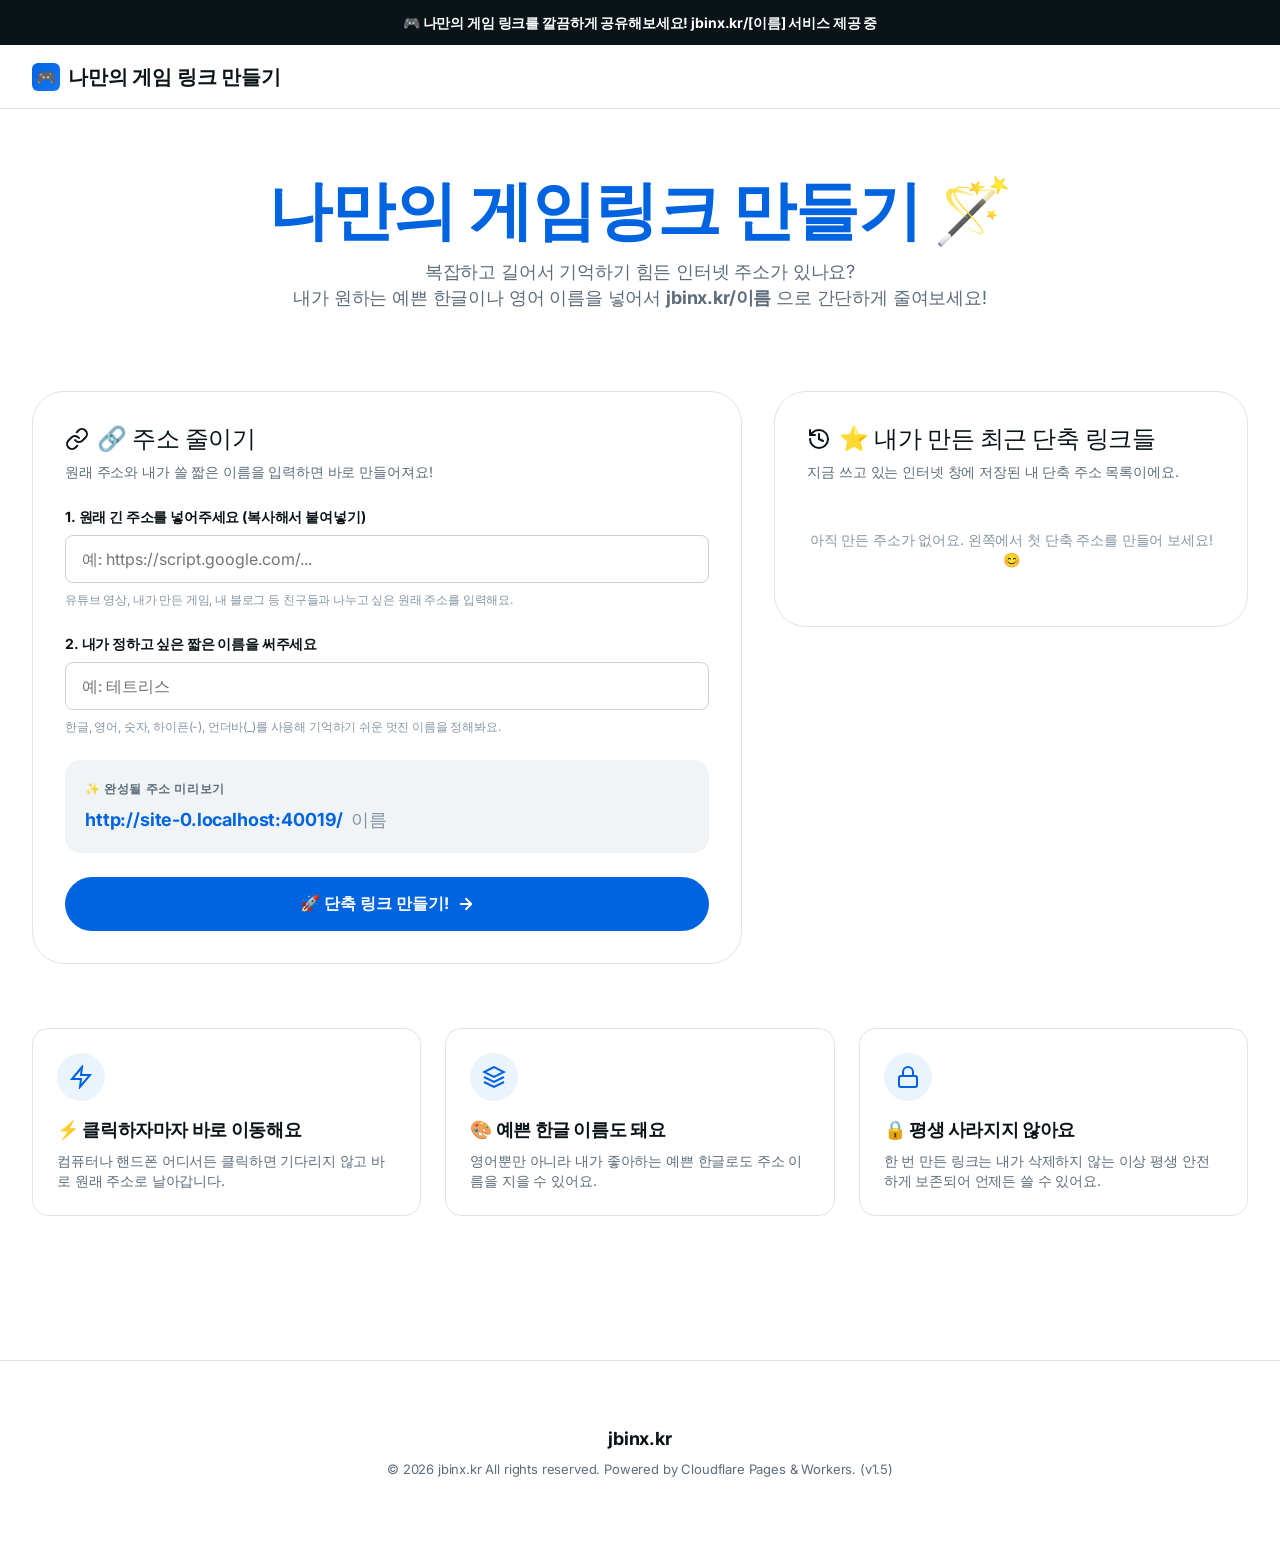
<file: index.html>
<!DOCTYPE html>
<html lang="ko">
<head>
  <meta charset="UTF-8">
  <meta name="viewport" content="width=device-width, initial-scale=1.0">
  <title>jbinx.kr | 게임 링크 단축기 (Game URL Shortener)</title>
  <meta name="description" content="나만의 게임 링크를 깔끔하고 기억하기 쉬운 [이름]Game 형식의 단축 도메인으로 변환해 보세요.">
  <link rel="stylesheet" href="styles.css">
</head>
<body>

  <!-- Promo Banner -->
  <div class="header-promo">
    <span>🎮 나만의 게임 링크를 깔끔하게 공유해보세요! jbinx.kr/[이름] 서비스 제공 중</span>
  </div>

  <!-- Desktop/Mobile Navigation -->
  <header class="header-nav">
    <a href="#" class="nav-logo">
      <div class="nav-logo-icon">🎮</div>
      <span>나만의 게임 링크 만들기</span>
    </a>
  </header>

  <!-- Page Container -->
  <main class="container">
    
    <!-- Hero Section -->
    <section class="hero-section">
      <h1 class="hero-display" style="font-weight: 700; color: var(--color-primary);">나만의 게임링크 만들기 🪄</h1>
      <p class="hero-subtitle subtitle-md">
        복잡하고 길어서 기억하기 힘든 인터넷 주소가 있나요?<br>
        내가 원하는 예쁜 한글이나 영어 이름을 넣어서 <strong>jbinx.kr/이름</strong> 으로 간단하게 줄여보세요!
      </p>
    </section>

    <!-- Main Content Grid -->
    <div class="main-grid">
      
      <!-- Left Column: Shortener Form -->
      <div class="card">
        <h2 class="heading-sm card-title">
          <svg width="24" height="24" viewBox="0 0 24 24" fill="none" stroke="currentColor" stroke-width="2" stroke-linecap="round" stroke-linejoin="round" class="feather feather-link"><path d="M10 13a5 5 0 0 0 7.54.54l3-3a5 5 0 0 0-7.07-7.07l-1.72 1.71"></path><path d="M14 11a5 5 0 0 0-7.54-.54l-3 3a5 5 0 0 0 7.07 7.07l1.71-1.71"></path></svg>
          🔗 주소 줄이기
        </h2>
        <p class="body-sm card-subtitle">원래 주소와 내가 쓸 짧은 이름을 입력하면 바로 만들어져요!</p>

        <form id="shorten-form" novalidate>
          <!-- URL Input -->
          <div class="form-group">
            <label for="dest-url" class="form-label">1. 원래 긴 주소를 넣어주세요 (복사해서 붙여넣기)</label>
            <div class="input-container">
              <input type="url" id="dest-url" class="text-input" placeholder="예: https://script.google.com/..." required>
            </div>
            <p class="input-helper">유튜브 영상, 내가 만든 게임, 내 블로그 등 친구들과 나누고 싶은 원래 주소를 입력해요.</p>
            <div id="url-error" class="input-error-msg">인터넷 주소(http:// 나 https://로 시작하는 주소)를 똑바로 써주세요!</div>
          </div>

          <!-- Custom Slug Input -->
          <div class="form-group">
            <label for="custom-slug" class="form-label">2. 내가 정하고 싶은 짧은 이름을 써주세요</label>
            <div class="input-container">
              <input type="text" id="custom-slug" class="text-input" placeholder="예: 테트리스" required pattern="^[a-zA-Z0-9-_\uAC00-\uD7A3\u3130-\u318F]+$">
            </div>
            <p class="input-helper">한글, 영어, 숫자, 하이픈(-), 언더바(_)를 사용해 기억하기 쉬운 멋진 이름을 정해봐요.</p>
            <div id="slug-error" class="input-error-msg">한글, 영어, 숫자, 하이픈(-)만 쓸 수 있어요!</div>
          </div>

          <!-- Dynamic Preview Box -->
          <div class="preview-box">
            <span class="preview-label">✨ 완성될 주소 미리보기</span>
            <div class="preview-value">
              <span id="preview-domain">https://jbinx.kr/</span><span id="preview-slug" class="preview-placeholder">이름</span>
            </div>
          </div>

          <!-- Submit Button -->
          <button type="submit" id="submit-btn" class="button-buy-cta" style="font-size: 16px; padding: 16px 30px;">
            <span>🚀 단축 링크 만들기!</span>
            <svg width="18" height="18" viewBox="0 0 24 24" fill="none" stroke="currentColor" stroke-width="2.5" stroke-linecap="round" stroke-linejoin="round"><line x1="5" y1="12" x2="19" y2="12"></line><polyline points="12 5 19 12 12 19"></polyline></svg>
          </button>
        </form>
      </div>

      <!-- Right Column: Recent Links -->
      <div class="card">
        <h2 class="heading-sm card-title">
          <svg width="24" height="24" viewBox="0 0 24 24" fill="none" stroke="currentColor" stroke-width="2" stroke-linecap="round" stroke-linejoin="round" class="feather feather-history"><path d="M3 12a9 9 0 1 0 9-9 9.75 9.75 0 0 0-6.74 2.74L3 8"></path><polyline points="3 3 3 8 8 8"></polyline><line x1="12" y1="7" x2="12" y2="12"></line><line x1="12" y1="12" x2="16" y2="14"></line></svg>
          ⭐ 내가 만든 최근 단축 링크들
        </h2>
        <p class="body-sm card-subtitle">지금 쓰고 있는 인터넷 창에 저장된 내 단축 주소 목록이에요.</p>

        <div id="recent-links-container">
          <!-- Dynamically populated links -->
          <div class="links-list" id="links-list">
            <!-- Loading/Empty State placeholder -->
            <p class="text-center body-sm" style="padding: var(--space-xl) 0; color: var(--color-stone);">생성된 단축 링크가 없습니다. 위 폼을 통해 링크를 단축해 보세요!</p>
          </div>
        </div>
      </div>

    </div>

    <!-- Feature Grid -->
    <div class="feature-grid">
      <div class="feature-card">
        <div class="feature-icon">
          <svg viewBox="0 0 24 24" fill="none" stroke="currentColor" stroke-width="2"><polygon points="13 2 3 14 12 14 11 22 21 10 12 10 13 2"></polygon></svg>
        </div>
        <h3 class="subtitle-lg">⚡ 클릭하자마자 바로 이동해요</h3>
        <p class="body-sm">컴퓨터나 핸드폰 어디서든 클릭하면 기다리지 않고 바로 원래 주소로 날아갑니다.</p>
      </div>

      <div class="feature-card">
        <div class="feature-icon">
          <svg viewBox="0 0 24 24" fill="none" stroke="currentColor" stroke-width="2"><path d="M12 2L2 7l10 5 10-5-10-5zM2 17l10 5 10-5M2 12l10 5 10-5"></path></svg>
        </div>
        <h3 class="subtitle-lg">🎨 예쁜 한글 이름도 돼요</h3>
        <p class="body-sm">영어뿐만 아니라 내가 좋아하는 예쁜 한글로도 주소 이름을 지을 수 있어요.</p>
      </div>

      <div class="feature-card">
        <div class="feature-icon">
          <svg viewBox="0 0 24 24" fill="none" stroke="currentColor" stroke-width="2"><rect x="3" y="11" width="18" height="11" rx="2" ry="2"></rect><path d="M7 11V7a5 5 0 0 1 10 0v4"></path></svg>
        </div>
        <h3 class="subtitle-lg">🔒 평생 사라지지 않아요</h3>
        <p class="body-sm">한 번 만든 링크는 내가 삭제하지 않는 이상 평생 안전하게 보존되어 언제든 쓸 수 있어요.</p>
      </div>
    </div>

  </main>

  <!-- Footer Section -->
  <footer>
    <div class="footer-logo">jbinx.kr</div>
    <div class="footer-copy">© 2026 jbinx.kr All rights reserved. Powered by Cloudflare Pages & Workers. (v1.5)</div>
  </footer>

  <!-- Toast Notification -->
  <div class="toast-container" id="toast-container">
    <!-- Toasts dynamically appended here -->
  </div>

  <script src="app.js?v=1.5"></script>
</body>
</html>
</file>
<file: styles.css>
@import url('https://fonts.googleapis.com/css2?family=Inter:wght@300;400;500;700&display=swap');

:root {
  /* Color System */
  --color-primary: #0064e0;
  --color-primary-deep: #0457cb;
  --color-primary-soft: rgba(0, 100, 224, 0.08);
  --color-fb-blue: #1876f2;
  --color-success: #31a24c;
  --color-success-bg: rgba(49, 162, 76, 0.1);
  --color-warning: #f7b928;
  --color-warning-bg: rgba(247, 185, 40, 0.1);
  --color-critical: #e41e3f;
  --color-critical-strong: #f0284a;
  --color-critical-bg: rgba(228, 30, 63, 0.08);
  --color-canvas: #ffffff;
  --color-surface-soft: #f1f4f7;
  --color-ink-deep: #0a1317;
  --color-ink: #1c1e21;
  --color-charcoal: #444950;
  --color-slate: #4b4c4f;
  --color-steel: #5d6c7b;
  --color-stone: #8595a4;
  --color-hairline: #ced0d4;
  --color-hairline-soft: #dee3e9;
  --color-disabled-text: #bcc0c4;
  --color-ink-button: #000000;
  --color-on-ink-button: #ffffff;

  /* Typography Scale */
  --font-family: 'Inter', -apple-system, BlinkMacSystemFont, "Segoe UI", Roboto, Helvetica, Arial, sans-serif;

  /* Border Radius */
  --rounded-xs: 2px;
  --rounded-sm: 4px;
  --rounded-md: 6px;
  --rounded-lg: 8px;
  --rounded-xl: 16px;
  --rounded-xxl: 24px;
  --rounded-xxxl: 32px;
  --rounded-feature: 40px;
  --rounded-full: 100px;
  --rounded-circle: 50%;

  /* Spacing */
  --space-xxs: 4px;
  --space-xs: 8px;
  --space-sm: 10px;
  --space-md: 12px;
  --space-base: 16px;
  --space-lg: 20px;
  --space-xl: 24px;
  --space-xxl: 32px;
  --space-xxxl: 40px;
  --space-section-sm: 48px;
  --space-section: 64px;
  --space-section-lg: 80px;
  --space-hero: 120px;

  /* Transitions */
  --transition-fast: 150ms cubic-bezier(0.1, 0.9, 0.2, 1);
  --transition-normal: 250ms cubic-bezier(0.1, 0.9, 0.2, 1);
}

/* Reset & Base */
*, *::before, *::after {
  box-sizing: border-box;
  margin: 0;
  padding: 0;
}

body {
  font-family: var(--font-family);
  background-color: var(--color-canvas);
  color: var(--color-ink);
  -webkit-font-smoothing: antialiased;
  -moz-osx-font-smoothing: grayscale;
  line-height: 1.5;
  letter-spacing: -0.16px;
}

/* Scrollbar styling */
::-webkit-scrollbar {
  width: 8px;
  height: 8px;
}
::-webkit-scrollbar-track {
  background: var(--color-surface-soft);
}
::-webkit-scrollbar-thumb {
  background: var(--color-hairline);
  border-radius: var(--rounded-full);
}
::-webkit-scrollbar-thumb:hover {
  background: var(--color-stone);
}

/* Typography Utility Classes */
h1, h2, h3, h4, h5, h6 {
  font-weight: 500;
  color: var(--color-ink-deep);
  letter-spacing: -0.02em;
}

.hero-display {
  font-size: clamp(36px, 5vw, 64px);
  font-weight: 500;
  line-height: 1.16;
}

.display-lg {
  font-size: clamp(28px, 4vw, 48px);
  font-weight: 500;
  line-height: 1.17;
}

.heading-lg {
  font-size: 36px;
  font-weight: 500;
  line-height: 1.28;
}

.heading-md {
  font-size: 28px;
  font-weight: 300;
  line-height: 1.21;
}

.heading-sm {
  font-size: 24px;
  font-weight: 500;
  line-height: 1.25;
}

.subtitle-lg {
  font-size: 18px;
  font-weight: 700;
  line-height: 1.44;
}

.subtitle-md {
  font-size: 18px;
  font-weight: 400;
  line-height: 1.44;
}

.body-md {
  font-size: 16px;
  font-weight: 400;
  line-height: 1.50;
  letter-spacing: -0.16px;
}

.body-md-bold {
  font-size: 16px;
  font-weight: 700;
  line-height: 1.50;
  letter-spacing: -0.16px;
}

.body-sm {
  font-size: 14px;
  font-weight: 400;
  line-height: 1.43;
  letter-spacing: -0.14px;
  color: var(--color-steel);
}

.body-sm-bold {
  font-size: 14px;
  font-weight: 700;
  line-height: 1.43;
  letter-spacing: -0.14px;
}

.caption {
  font-size: 12px;
  font-weight: 400;
  line-height: 1.33;
  color: var(--color-stone);
}

.caption-bold {
  font-size: 12px;
  font-weight: 700;
  line-height: 1.33;
}

/* Layout Elements */
.header-promo {
  background-color: var(--color-ink-deep);
  color: var(--color-canvas);
  font-size: 14px;
  font-weight: 700;
  text-align: center;
  padding: var(--space-md) var(--space-xl);
  letter-spacing: -0.14px;
}

.header-promo a {
  color: var(--color-warning);
  text-decoration: none;
  margin-left: var(--space-xs);
  border-bottom: 1px solid currentColor;
  transition: opacity var(--transition-fast);
}

.header-promo a:hover {
  opacity: 0.8;
}

.header-nav {
  position: sticky;
  top: 0;
  z-index: 100;
  background-color: rgba(255, 255, 255, 0.9);
  backdrop-filter: blur(20px);
  -webkit-backdrop-filter: blur(20px);
  height: 64px;
  border-bottom: 1px solid var(--color-hairline-soft);
  display: flex;
  align-items: center;
  justify-content: space-between;
  padding: 0 var(--space-xxl);
}

.nav-logo {
  display: flex;
  align-items: center;
  gap: var(--space-xs);
  text-decoration: none;
  font-size: 20px;
  font-weight: 700;
  color: var(--color-ink-deep);
}

.nav-logo-icon {
  width: 28px;
  height: 28px;
  background: linear-gradient(135deg, var(--color-primary), var(--color-fb-blue));
  border-radius: var(--rounded-md);
  display: flex;
  align-items: center;
  justify-content: center;
  color: white;
  font-weight: 700;
  font-size: 16px;
}

.nav-menu {
  display: flex;
  gap: var(--space-sm);
  align-items: center;
}

.nav-menu-title {
  font-size: 12px;
  font-weight: 700;
  color: var(--color-steel);
  text-transform: uppercase;
  letter-spacing: 0.05em;
  margin-right: var(--space-xs);
}

.nav-item {
  background-color: var(--color-canvas);
  color: var(--color-ink);
  font-size: 14px;
  font-weight: 700;
  text-decoration: none;
  padding: 8px 16px;
  border-radius: var(--rounded-full);
  border: 1px solid var(--color-hairline);
  transition: all var(--transition-fast);
  display: inline-flex;
  align-items: center;
  gap: 6px;
}

.nav-item:hover {
  background-color: var(--color-surface-soft);
  border-color: var(--color-steel);
}

.nav-item.active {
  background-color: var(--color-ink-deep);
  color: var(--color-canvas);
  border-color: var(--color-ink-deep);
}

.nav-item img {
  width: 16px;
  height: 16px;
  border-radius: var(--rounded-circle);
}

/* Page Container */
.container {
  max-width: 1280px;
  margin: 0 auto;
  padding: var(--space-section) var(--space-xxl);
}

/* Hero Section */
.hero-section {
  text-align: center;
  margin-bottom: var(--space-section-lg);
  max-width: 800px;
  margin-left: auto;
  margin-right: auto;
}

.hero-subtitle {
  color: var(--color-steel);
  margin-top: var(--space-md);
  margin-bottom: var(--space-xl);
}

/* Main Grid Layout */
.main-grid {
  display: grid;
  grid-template-columns: 3fr 2fr;
  gap: var(--space-xxl);
  align-items: start;
}

@media (max-width: 1024px) {
  .main-grid {
    grid-template-columns: 1fr;
  }
}

/* Card Styles */
.card {
  background-color: var(--color-canvas);
  border-radius: var(--rounded-xxxl);
  border: 1px solid var(--color-hairline-soft);
  padding: var(--space-xxl);
  box-shadow: none;
  position: relative;
  overflow: hidden;
}

.card-title {
  margin-bottom: var(--space-xs);
  display: flex;
  align-items: center;
  gap: var(--space-xs);
}

.card-subtitle {
  color: var(--color-steel);
  margin-bottom: var(--space-xl);
}

/* Form Styles */
.form-group {
  margin-bottom: var(--space-xl);
}

.form-label {
  display: block;
  font-size: 14px;
  font-weight: 700;
  color: var(--color-ink-deep);
  margin-bottom: var(--space-xs);
}

.input-container {
  position: relative;
  display: flex;
  align-items: center;
}

.text-input {
  width: 100%;
  height: 48px;
  padding: 0 var(--space-base);
  font-family: var(--font-family);
  font-size: 16px;
  color: var(--color-ink);
  background-color: var(--color-canvas);
  border: 1px solid var(--color-hairline);
  border-radius: var(--rounded-lg);
  outline: none;
  transition: all var(--transition-fast);
}

.text-input:focus {
  border: 2px solid var(--color-fb-blue);
  padding: 0 calc(var(--space-base) - 1px);
}

.text-input.error {
  border: 1px solid var(--color-critical-strong);
  background-color: rgba(240, 40, 74, 0.02);
}

.input-prefix {
  position: absolute;
  left: var(--space-base);
  color: var(--color-stone);
  font-weight: 500;
  pointer-events: none;
  user-select: none;
}

.text-input.has-prefix {
  padding-left: 90px; /* Adjust according to "jbinx.kr/" size */
}

.input-helper {
  font-size: 12px;
  color: var(--color-stone);
  margin-top: var(--space-xs);
}

.input-error-msg {
  font-size: 13px;
  color: var(--color-critical-strong);
  margin-top: var(--space-xs);
  display: none;
}

/* Preview Area */
.preview-box {
  background-color: var(--color-surface-soft);
  border-radius: var(--rounded-xl);
  padding: var(--space-lg);
  margin-bottom: var(--space-xl);
  display: flex;
  flex-direction: column;
  gap: var(--space-xs);
}

.preview-label {
  font-size: 12px;
  font-weight: 700;
  color: var(--color-steel);
  text-transform: uppercase;
  letter-spacing: 0.05em;
}

.preview-value {
  font-size: 18px;
  font-weight: 700;
  color: var(--color-primary);
  word-break: break-all;
  display: flex;
  align-items: center;
  gap: var(--space-xs);
}

.preview-placeholder {
  color: var(--color-stone);
  font-weight: 400;
}

/* Button Styles */
.button-primary {
  background-color: var(--color-ink-button);
  color: var(--color-on-ink-button);
  font-family: var(--font-family);
  font-size: 14px;
  font-weight: 700;
  padding: 14px 30px;
  border-radius: var(--rounded-full);
  border: none;
  cursor: pointer;
  display: inline-flex;
  align-items: center;
  justify-content: center;
  gap: var(--space-xs);
  width: 100%;
  transition: background-color var(--transition-fast);
}

.button-primary:hover {
  background-color: var(--color-charcoal);
}

.button-primary:active {
  background-color: #333333;
}

.button-primary:disabled {
  background-color: var(--color-disabled-text);
  color: var(--color-canvas);
  cursor: not-allowed;
}

.button-buy-cta {
  background-color: var(--color-primary);
  color: white;
  font-family: var(--font-family);
  font-size: 14px;
  font-weight: 700;
  padding: 14px 30px;
  border-radius: var(--rounded-full);
  border: none;
  cursor: pointer;
  display: inline-flex;
  align-items: center;
  justify-content: center;
  gap: var(--space-xs);
  width: 100%;
  transition: background-color var(--transition-fast);
}

.button-buy-cta:hover {
  background-color: var(--color-primary-deep);
}

.button-buy-cta:active {
  background-color: #0246a4;
}

.button-buy-cta:disabled {
  background-color: var(--color-disabled-text);
  color: var(--color-canvas);
  cursor: not-allowed;
}

.button-secondary {
  background-color: transparent;
  color: var(--color-ink-deep);
  font-family: var(--font-family);
  font-size: 14px;
  font-weight: 700;
  padding: 12px 28px;
  border-radius: var(--rounded-full);
  border: 2px solid var(--color-ink-deep);
  cursor: pointer;
  display: inline-flex;
  align-items: center;
  justify-content: center;
  gap: var(--space-xs);
  transition: all var(--transition-fast);
}

.button-secondary:hover {
  background-color: var(--color-surface-soft);
}

.button-secondary:active {
  background-color: var(--color-hairline-soft);
}

/* Badges */
.badge {
  display: inline-flex;
  align-items: center;
  font-size: 12px;
  font-weight: 700;
  padding: 4px 10px;
  border-radius: var(--rounded-full);
  letter-spacing: -0.01em;
}

.badge-yellow {
  background-color: var(--color-warning-bg);
  color: #c98a00;
  border: 1px solid rgba(247, 185, 40, 0.3);
}

.badge-success {
  background-color: var(--color-success-bg);
  color: var(--color-success);
  border: 1px solid rgba(49, 162, 76, 0.3);
}

.badge-critical {
  background-color: var(--color-critical-bg);
  color: var(--color-critical-strong);
  border: 1px solid rgba(240, 40, 74, 0.2);
}

/* Recent Links List */
.links-list {
  display: flex;
  flex-direction: column;
  gap: var(--space-base);
}

.link-item {
  display: flex;
  align-items: center;
  justify-content: space-between;
  padding: var(--space-base);
  background-color: var(--color-canvas);
  border: 1px solid var(--color-hairline-soft);
  border-radius: var(--rounded-xl);
  transition: border-color var(--transition-fast);
}

.link-item:hover {
  border-color: var(--color-hairline);
}

.link-info {
  display: flex;
  flex-direction: column;
  gap: 2px;
  overflow: hidden;
  padding-right: var(--space-base);
}

.link-short {
  font-size: 16px;
  font-weight: 700;
  color: var(--color-ink-deep);
  text-decoration: none;
  word-break: break-all;
  display: inline-flex;
  align-items: center;
  gap: var(--space-xs);
}

.link-short:hover {
  color: var(--color-primary);
}

.link-dest {
  font-size: 13px;
  color: var(--color-steel);
  white-space: nowrap;
  overflow: hidden;
  text-overflow: ellipsis;
}

.link-actions {
  display: flex;
  gap: var(--space-xs);
  flex-shrink: 0;
}

.icon-btn {
  width: 40px;
  height: 40px;
  border-radius: var(--rounded-circle);
  border: 1px solid var(--color-hairline-soft);
  background-color: var(--color-canvas);
  color: var(--color-ink);
  cursor: pointer;
  display: flex;
  align-items: center;
  justify-content: center;
  transition: all var(--transition-fast);
}

.icon-btn:hover {
  background-color: var(--color-surface-soft);
  border-color: var(--color-hairline);
}

.icon-btn:active {
  background-color: var(--color-hairline-soft);
}

.icon-btn svg {
  width: 18px;
  height: 18px;
}

/* Toast Notification */
.toast-container {
  position: fixed;
  bottom: var(--space-xxl);
  left: 50%;
  transform: translateX(-50%) translateY(100px);
  z-index: 1000;
  display: flex;
  flex-direction: column;
  gap: var(--space-xs);
  transition: transform 300ms cubic-bezier(0.1, 0.9, 0.2, 1);
  pointer-events: none;
}

.toast {
  background-color: var(--color-ink-deep);
  color: var(--color-canvas);
  padding: 12px var(--space-xl);
  border-radius: var(--rounded-full);
  font-size: 14px;
  font-weight: 700;
  box-shadow: 0 4px 12px rgba(0, 0, 0, 0.15);
  display: flex;
  align-items: center;
  gap: var(--space-xs);
  pointer-events: auto;
}

.toast.toast-error {
  background-color: var(--color-critical-strong);
}

.toast-container.show {
  transform: translateX(-50%) translateY(0);
}

/* Help Box (KV info) */
.help-box {
  background-color: var(--color-surface-soft);
  border-radius: var(--rounded-xl);
  padding: var(--space-xl);
  margin-top: var(--space-xxl);
}

.help-box h3 {
  font-size: 16px;
  font-weight: 700;
  margin-bottom: var(--space-xs);
  display: flex;
  align-items: center;
  gap: var(--space-xs);
}

.help-box p {
  font-size: 14px;
  color: var(--color-steel);
  margin-bottom: var(--space-base);
}

.help-box ol {
  padding-left: var(--space-xl);
  font-size: 14px;
  color: var(--color-steel);
  display: flex;
  flex-direction: column;
  gap: var(--space-xs);
}

.help-box code {
  background-color: rgba(0, 0, 0, 0.05);
  padding: 2px 6px;
  border-radius: var(--rounded-sm);
  font-family: monospace;
  font-size: 13px;
  color: var(--color-ink-deep);
}

/* Feature grid in landing page */
.feature-grid {
  display: grid;
  grid-template-columns: repeat(3, 1fr);
  gap: var(--space-xl);
  margin-top: var(--space-section);
}

@media (max-width: 768px) {
  .feature-grid {
    grid-template-columns: 1fr;
  }
}

.feature-card {
  background-color: var(--color-canvas);
  border: 1px solid var(--color-hairline-soft);
  border-radius: var(--rounded-xl);
  padding: var(--space-xl);
  display: flex;
  flex-direction: column;
  gap: var(--space-xs);
}

.feature-icon {
  width: 48px;
  height: 48px;
  background-color: var(--color-primary-soft);
  color: var(--color-primary);
  border-radius: var(--rounded-circle);
  display: flex;
  align-items: center;
  justify-content: center;
  margin-bottom: var(--space-xs);
}

.feature-icon svg {
  width: 24px;
  height: 24px;
}

/* Footer Section */
footer {
  border-top: 1px solid var(--color-hairline-soft);
  padding: var(--space-section) 0;
  margin-top: var(--space-section-lg);
  text-align: center;
}

.footer-logo {
  font-size: 18px;
  font-weight: 700;
  color: var(--color-ink-deep);
  margin-bottom: var(--space-xs);
}

.footer-copy {
  font-size: 13px;
  color: var(--color-steel);
}

/* Utility classes */
.flex-between {
  display: flex;
  justify-content: space-between;
  align-items: center;
}

.d-none {
  display: none !important;
}

.text-center {
  text-align: center;
}
</file>
